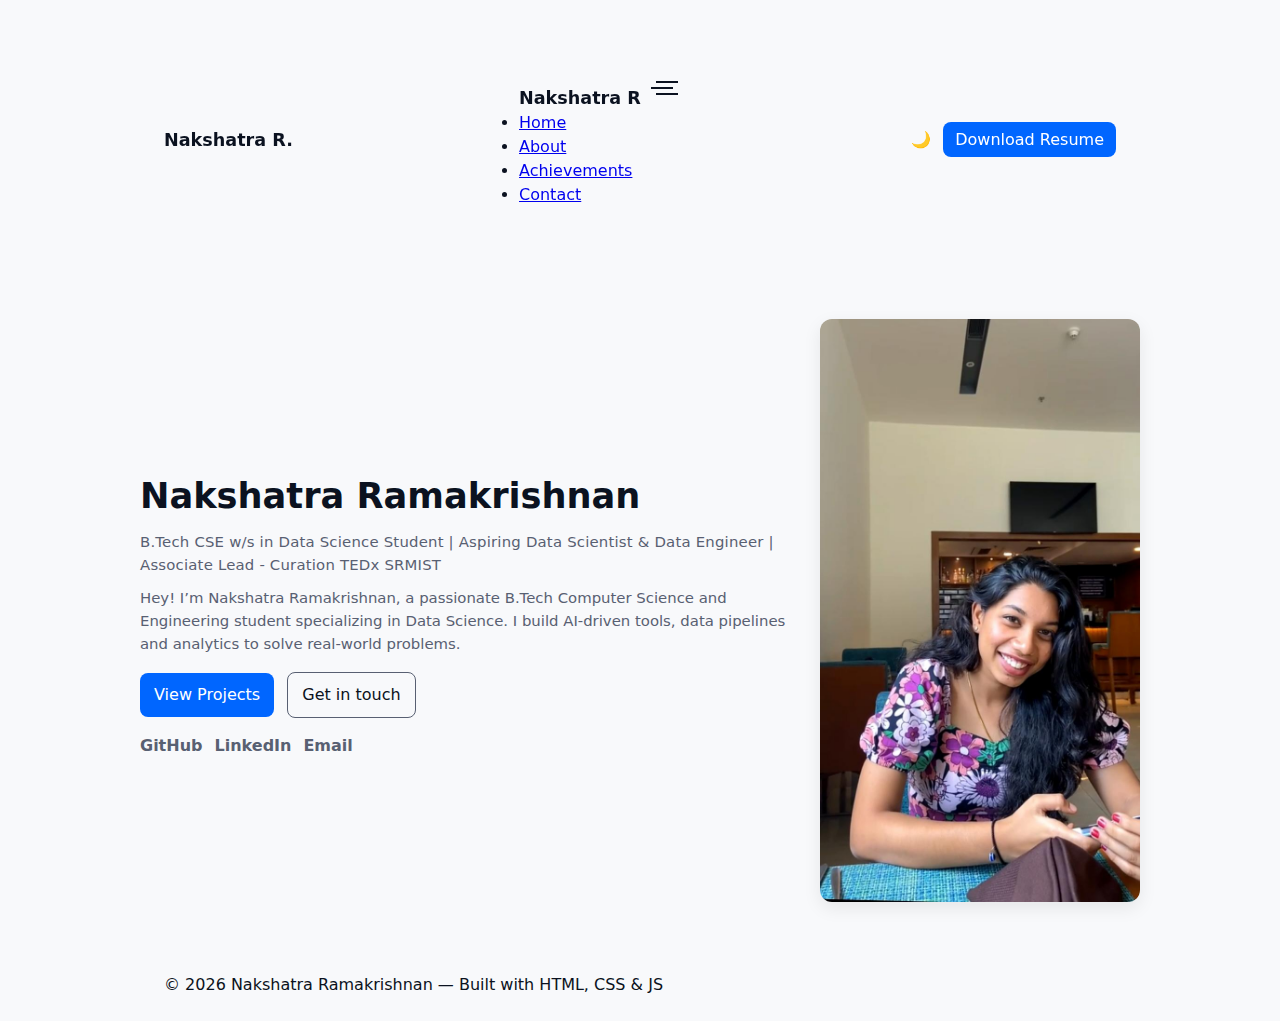
<file: index.html>
<!doctype html>
<html lang="en">
<head>
  <meta charset="utf-8">
  <meta name="viewport" content="width=device-width,initial-scale=1">
  <title>Nakshatra Ramakrishnan — Home</title>
  <link rel="stylesheet" href="css/style.css">
</head>
<body>
  <header class="site-header">
    <div class="container nav-row">
      <a class="brand" href="index.html">Nakshatra R.</a>
      <header class="site-header">
  <div class="container header-inner">
    <a class="brand" href="index.html">Nakshatra R</a>

    <button id="navToggle" class="nav-toggle" aria-expanded="false" aria-controls="mainNav" aria-label="Open menu">
      <span class="hamburger"></span>
    </button>

    <nav id="mainNav" class="main-nav" aria-hidden="true">
      <ul>
        <li><a href="index.html">Home</a></li>
        <li><a href="about.html">About</a></li>
        <li><a href="achievements.html">Achievements</a></li>
        <li><a href="contact.html">Contact</a></li>
      </ul>
    </nav>
  </div>
</header>

      <div class="controls">
        <button id="theme-toggle" aria-label="Toggle dark mode">🌙</button>
        <a class="resume-btn" href="assets/resume.pdf" download>Download Resume</a>
      </div>
    </div>
  </header>

  <main class="container home-hero">
    <div class="hero-content">
      <h1>Nakshatra Ramakrishnan</h1>
      <p class="tagline">B.Tech CSE w/s in Data Science Student | Aspiring Data Scientist & Data Engineer | Associate Lead - Curation TEDx SRMIST</p>
      <p class="lead">Hey! I’m Nakshatra Ramakrishnan, a passionate B.Tech Computer Science and Engineering student specializing in Data Science. I build AI-driven tools, data pipelines and analytics to solve real-world problems.</p>

      <div class="hero-actions">
        <a class="cta" href="projects.html">View Projects</a>
        <a class="cta ghost" href="contact.html">Get in touch</a>
      </div>

      <ul class="social-inline">
        <li><a href="https://github.com/nakshatra016" target="_blank" rel="noopener">GitHub</a></li>
        <li><a href="https://www.linkedin.com/in/nakshatra-r-08a01423b/" target="_blank" rel="noopener">LinkedIn</a></li>
        <li><a href="mailto:nakshatraramki16@gmail.com">Email</a></li>
      </ul>
    </div>
    <aside class="hero-img">
      <img src="assets/profile.jpg" alt="Nakshatra profile image" onerror="this.style.display='none'">
    </aside>
  </main>

  <footer class="site-footer">
    <div class="container">© <span id="year"></span> Nakshatra Ramakrishnan — Built with HTML, CSS & JS</div>
  </footer>

  <script src="js/script.js"></script>
</body>
</html>
</file>
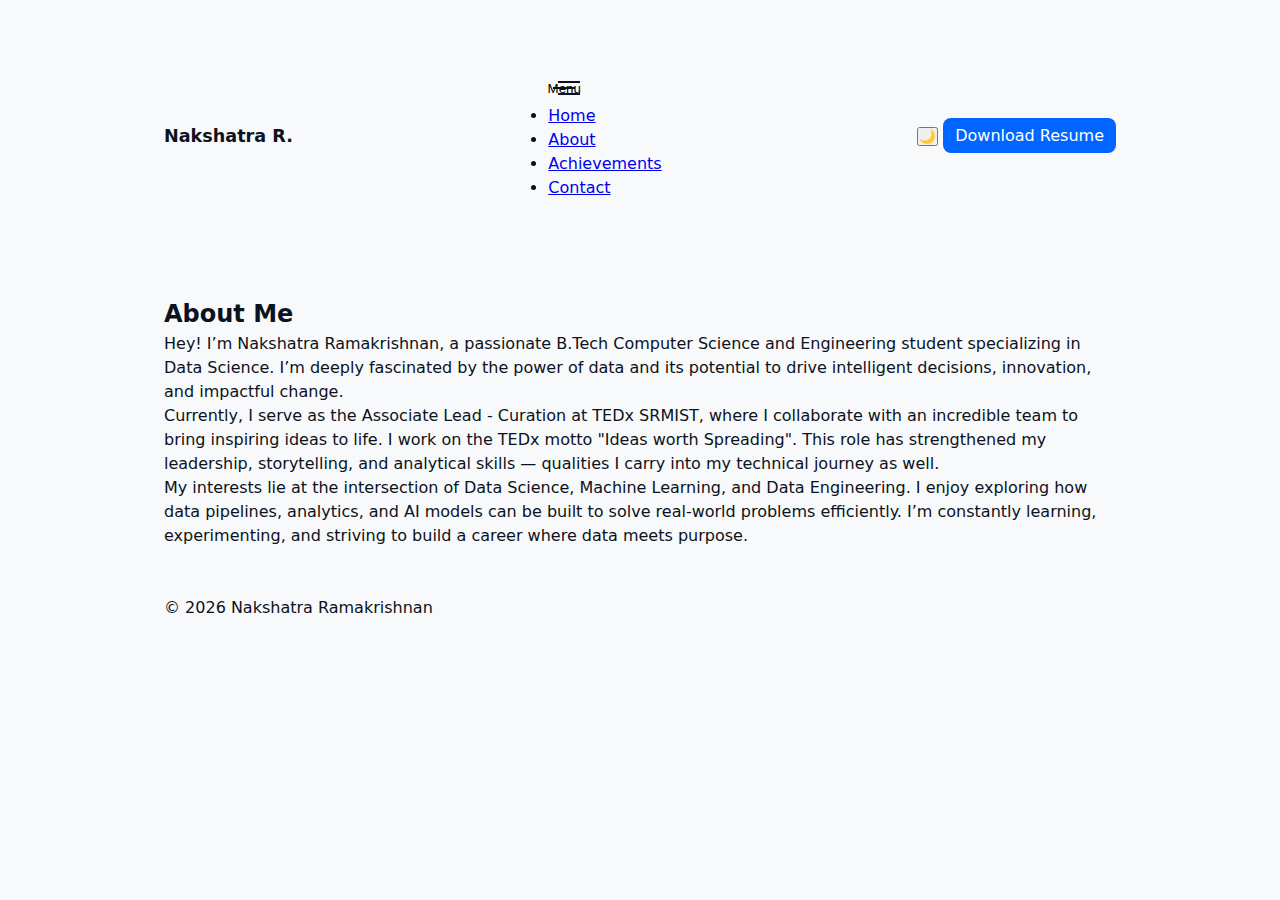
<file: about.html>
<!doctype html>
<html lang="en">
<head>
  <meta charset="utf-8">
  <meta name="viewport" content="width=device-width,initial-scale=1">
  <title>About — Nakshatra Ramakrishnan</title>
  <link rel="stylesheet" href="css/style.css">
</head>
<body>
  <header class="site-header">
    <div class="container nav-row">
      <a class="brand" href="index.html">Nakshatra R.</a>
      <header class="site-header">
  <div class="container header-inner">
    <!-- Left-corner menu button -->
<button id="navToggle" class="nav-toggle" aria-expanded="false" aria-controls="mainNav" aria-label="Open menu">
  <span class="hamburger"></span>
  <span class="menu-text">Menu</span>
</button>


    <nav id="mainNav" class="main-nav" aria-hidden="true">
      <ul>
        <li><a href="index.html">Home</a></li>
        <li><a href="about.html">About</a></li>
        <li><a href="achievements.html">Achievements</a></li>
        <li><a href="contact.html">Contact</a></li>
      </ul>
    </nav>
  </div>
</header>

      <div class="controls">
        <button id="theme-toggle-2" aria-label="Toggle dark mode">🌙</button>
        <a class="resume-btn" href="assets/resume.pdf" download>Download Resume</a>
      </div>
    </div>
  </header>

  <main class="container page">
    <h2>About Me</h2>
    <section class="about">
      <p>Hey! I’m Nakshatra Ramakrishnan, a passionate B.Tech Computer Science and Engineering student specializing in Data Science. I’m deeply fascinated by the power of data and its potential to drive intelligent decisions, innovation, and impactful change.</p>

      <p>Currently, I serve as the Associate Lead - Curation at TEDx SRMIST, where I collaborate with an incredible team to bring inspiring ideas to life. I work on the TEDx motto "Ideas worth Spreading". This role has strengthened my leadership, storytelling, and analytical skills — qualities I carry into my technical journey as well.</p>

      <p>My interests lie at the intersection of Data Science, Machine Learning, and Data Engineering. I enjoy exploring how data pipelines, analytics, and AI models can be built to solve real-world problems efficiently. I’m constantly learning, experimenting, and striving to build a career where data meets purpose.</p>
    </section>
  </main>

  <footer class="site-footer">
    <div class="container">© <span id="year-2"></span> Nakshatra Ramakrishnan</div>
  </footer>

  <script src="js/script.js"></script>
</body>
</html>
</file>
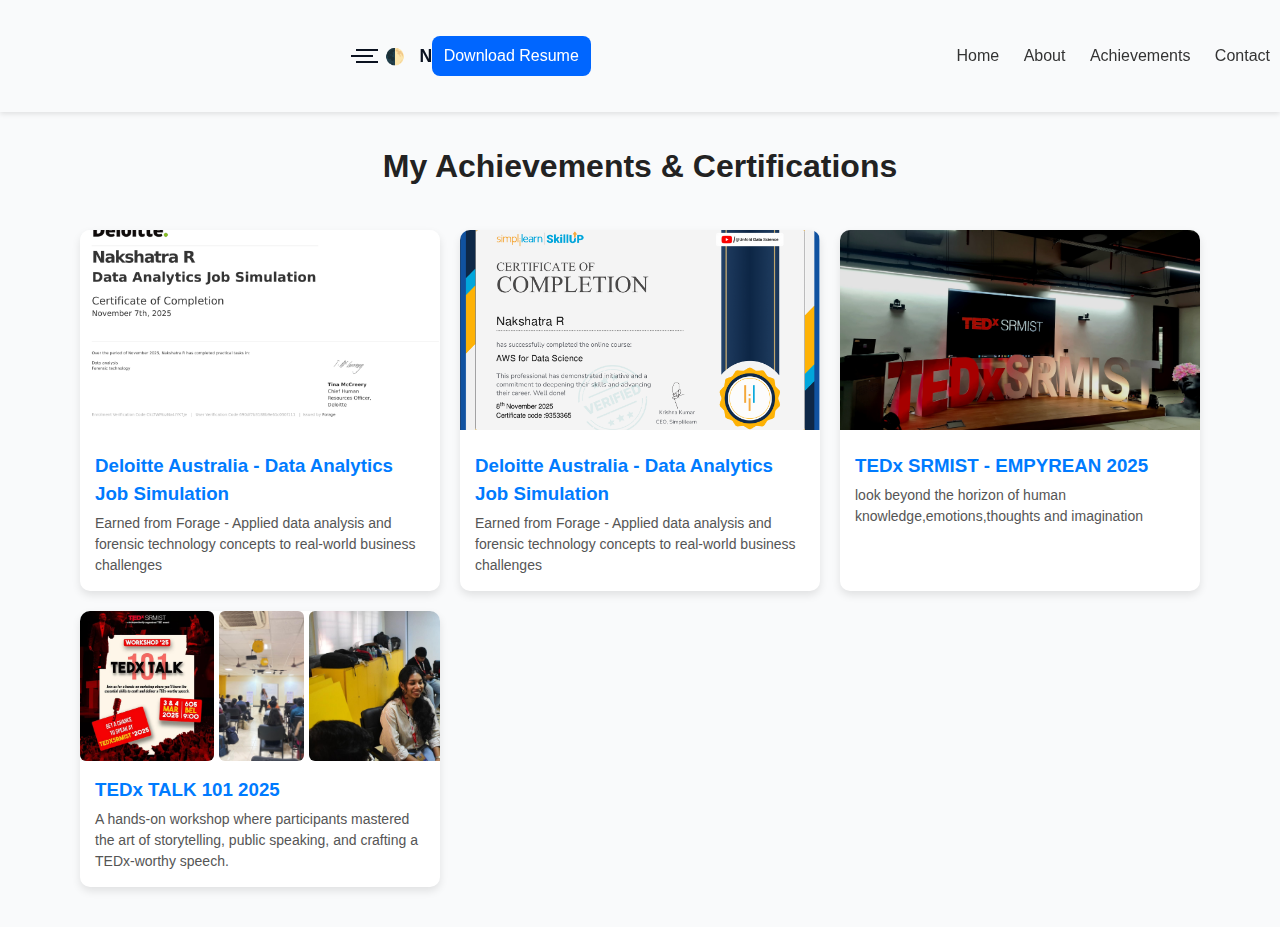
<file: achievements.html>
<!DOCTYPE html>
<html lang="en">
<head>
  <meta charset="UTF-8" />
  <meta name="viewport" content="width=device-width, initial-scale=1.0" />
  <title>Achievements | Nakshatra R.</title>
  <link rel="stylesheet" href="./css/style.css" />
  <style>
    body {
      font-family: "Poppins", sans-serif;
      background-color: #f9fafb;
      color: #222;
      margin: 0;
      padding: 0;
    }
    header {
      background: #fff;
      padding: 1rem 2rem;
      display: flex;
      justify-content: space-between;
      align-items: center;
      box-shadow: 0 2px 5px rgba(0,0,0,0.1);
    }
    header a {
      text-decoration: none;
      color: #333;
      margin: 0 10px;
      font-weight: 500;
    }
    header a:hover {
      color: #007bff;
    }
    h1 {
      text-align: center;
      margin-top: 30px;
      color: #222;
    }
    .gallery {
      display: grid;
      grid-template-columns: repeat(auto-fit, minmax(280px, 1fr));
      gap: 20px;
      padding: 40px;
      max-width: 1200px;
      margin: auto;
    }
    .card {
      background: #fff;
      border-radius: 10px;
      box-shadow: 0 4px 8px rgba(0,0,0,0.1);
      overflow: hidden;
      transition: 0.3s ease-in-out;
    }
    .card:hover {
      transform: translateY(-5px);
    }
    .card img {
      width: 100%;
      height: 200px;
      object-fit: cover;
    }
    .card-content {
      padding: 15px;
    }
    .card-content h3 {
      margin: 0;
      color: #007bff;
    }
    .mini-gallery {
  display: flex;
  gap: 5px;
  overflow-x: auto;
}

.mini-gallery img {
  width: 100%;
  height: 150px;
  object-fit: cover;
  border-radius: 6px;
}

    .card-content p {
      color: #555;
      font-size: 14px;
      margin-top: 5px;
    }
  </style>
</head>
<body>
  <header class="site-header">
  <div class="container nav-row">
    <!-- LEFT: Hamburger -->
    <div class="nav-left">
      <button id="navToggle" class="nav-toggle" aria-expanded="false" aria-controls="mainNav" aria-label="Open menu">
        <span class="hamburger"></span>
      </button>
    </div>

    <!-- CENTER: Brand -->
    <div class="nav-center">
      <a href="index.html" class="brand">Nakshatra R.</a>
    </div>

    <!-- RIGHT: Theme + Resume -->
    <div class="nav-right">
      <button id="theme-toggle" aria-label="Toggle theme">🌓</button>
      <a href="resume.pdf" class="resume-btn" target="_blank" rel="noopener noreferrer">Download Resume</a>
    </div>
  </div>

  <!-- SLIDE-IN MENU -->
  <nav id="mainNav" aria-hidden="true">
    <a href="index.html">Home</a>
    <a href="about.html">About</a>
    <a href="achievements.html">Achievements</a>
    <a href="contact.html">Contact</a>
  </nav>
</header>

  <h1>My Achievements & Certifications</h1>

  <section class="gallery">
    <div class="card">
      <img src="assets/cert1.png" alt="Certification 1" />
      <div class="card-content">
        <h3>Deloitte Australia - Data Analytics Job	Simulation</h3>
        <p>Earned from Forage - Applied data analysis and forensic technology concepts to real-world business challenges</p>
      </div>
    </div>
    <div class="card">
      <img src="assets/cert2.png" alt="Certification 1" />
      <div class="card-content">
        <h3>Deloitte Australia - Data Analytics Job	Simulation</h3>
        <p>Earned from Forage - Applied data analysis and forensic technology concepts to real-world business challenges</p>
      </div>
    </div>

    <div class="card">
      <img src="assets/empyreantedx.jpg" alt="Event 1" />
      <div class="card-content">
        <h3>TEDx SRMIST - EMPYREAN 2025</h3>
        <p>look beyond the horizon of human knowledge,emotions,thoughts and imagination</p>
      </div>
    </div>
    <div class="card">
  <div class="mini-gallery">
    <img src="assets/tedxtalk101.jpg" alt="TEDx TALK 101" />
    <img src="assets/tedxtalk1.jpg" alt="TEDx TALK 101" />
    <img src="assets/tedxtalk2.jpg" alt="TEDx TALK 101" />
  </div>
  <div class="card-content">
    <h3>TEDx TALK 101 2025</h3>
    <p>A hands-on workshop where participants mastered the art of storytelling, public speaking, and crafting a TEDx-worthy speech.</p>
  </div>
</div>
  </section>
  <script>
  // Create a popup overlay dynamically
  const overlay = document.createElement('div');
  overlay.style.position = 'fixed';
  overlay.style.top = 0;
  overlay.style.left = 0;
  overlay.style.width = '100%';
  overlay.style.height = '100%';
  overlay.style.background = 'rgba(0,0,0,0.9)';
  overlay.style.display = 'flex';
  overlay.style.justifyContent = 'center';
  overlay.style.alignItems = 'center';
  overlay.style.visibility = 'hidden';
  overlay.style.opacity = 0;
  overlay.style.transition = 'opacity 0.3s ease';
  overlay.style.zIndex = '1000';

  const popupImg = document.createElement('img');
  popupImg.style.maxWidth = '90%';
  popupImg.style.maxHeight = '90%';
  popupImg.style.borderRadius = '10px';
  popupImg.style.boxShadow = '0 0 20px rgba(255,255,255,0.2)';
  overlay.appendChild(popupImg);
  document.body.appendChild(overlay);

  // Show popup on click
  document.querySelectorAll('.card img').forEach(img => {
    img.style.cursor = 'pointer';
    img.addEventListener('click', () => {
      popupImg.src = img.src;
      overlay.style.visibility = 'visible';
      overlay.style.opacity = 1;
    });
  });

  // Close popup when clicking outside the image
  overlay.addEventListener('click', e => {
    if (e.target !== popupImg) {
      overlay.style.opacity = 0;
      setTimeout(() => {
        overlay.style.visibility = 'hidden';
      }, 300);
    }
  });
</script>


</body>
</html>
</file>
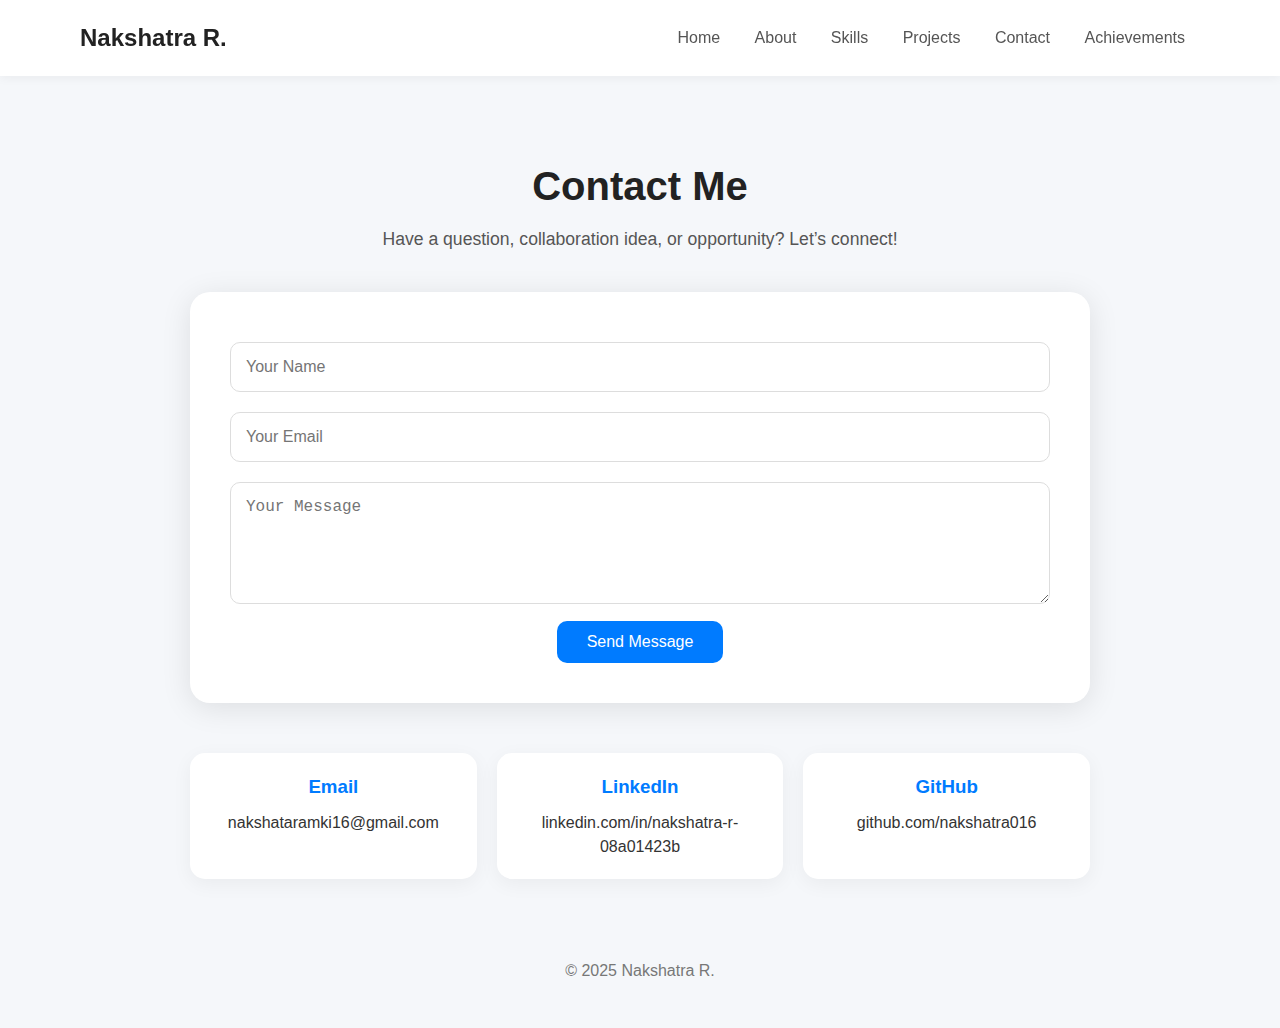
<file: contact.html>
<!DOCTYPE html>
<html lang="en">
<head>
  <meta charset="UTF-8">
  <meta name="viewport" content="width=device-width, initial-scale=1.0">
  <title>Contact — Nakshatra R.</title>
  <link rel="stylesheet" href="./css/style.css">
  <style>
    body {
      font-family: "Poppins", sans-serif;
      background: #f5f7fa;
      margin: 0;
      padding: 0;
    }

    header {
      display: flex;
      justify-content: space-between;
      align-items: center;
      padding: 20px 80px;
      background: white;
      box-shadow: 0 2px 10px rgba(0,0,0,0.05);
      position: sticky;
      top: 0;
    }

    header h2 {
      font-size: 24px;
      color: #222;
    }

    nav a {
      margin: 0 15px;
      color: #555;
      text-decoration: none;
      font-weight: 500;
    }

    nav a:hover {
      color: #007bff;
    }

    .contact-section {
      max-width: 900px;
      margin: 80px auto;
      text-align: center;
    }

    .contact-section h1 {
      font-size: 2.5rem;
      color: #222;
      margin-bottom: 10px;
    }

    .contact-section p {
      color: #555;
      margin-bottom: 40px;
      font-size: 1.1rem;
    }

    .contact-container {
      display: flex;
      flex-wrap: wrap;
      justify-content: space-between;
      gap: 20px;
    }

    .contact-card {
      flex: 1 1 250px;
      background: white;
      border-radius: 15px;
      padding: 20px;
      box-shadow: 0 5px 20px rgba(0,0,0,0.05);
      transition: transform 0.2s ease, box-shadow 0.2s ease;
    }

    .contact-card:hover {
      transform: translateY(-5px);
      box-shadow: 0 8px 25px rgba(0,0,0,0.1);
    }

    .contact-card h3 {
      color: #007bff;
      margin-bottom: 10px;
    }

    .contact-card a {
      color: #333;
      text-decoration: none;
      font-weight: 500;
    }

    .contact-form {
      background: white;
      padding: 40px;
      border-radius: 20px;
      box-shadow: 0 5px 30px rgba(0,0,0,0.1);
      margin-bottom: 50px;
    }

    .contact-form input, .contact-form textarea {
      width: 100%;
      padding: 15px;
      margin: 10px 0;
      border: 1px solid #ddd;
      border-radius: 10px;
      font-size: 1rem;
      outline: none;
      transition: border 0.2s ease;
    }

    .contact-form input:focus, .contact-form textarea:focus {
      border-color: #007bff;
    }

    .contact-form button {
      background: #007bff;
      color: white;
      border: none;
      padding: 12px 30px;
      border-radius: 10px;
      font-size: 1rem;
      cursor: pointer;
      transition: background 0.3s ease;
    }

    .contact-form button:hover {
      background: #0056b3;
    }

    footer {
      text-align: center;
      margin: 40px 0;
      color: #777;
    }

    @media (max-width: 768px) {
      header {
        flex-direction: column;
        padding: 20px;
      }
      .contact-container {
        flex-direction: column;
        align-items: center;
      }
      .contact-form {
        padding: 30px 20px;
      }
    }
  </style>
</head>
<body>

  <header>
    <h2>Nakshatra R.</h2>
    <nav>
      <a href="index.html">Home</a>
      <a href="about.html">About</a>
      <a href="skills.html">Skills</a>
      <a href="projects.html">Projects</a>
      <a href="contact.html">Contact</a>
      <a href="achievements.html">Achievements</a>

    </nav>
  </header>

  <section class="contact-section">
    <h1>Contact Me</h1>
    <p>Have a question, collaboration idea, or opportunity? Let’s connect!</p>

    <div class="contact-form">
      <form action="https://formspree.io/f/xjkjbgoe" method="POST">
        <input type="text" name="name" placeholder="Your Name" required>
        <input type="email" name="_replyto" placeholder="Your Email" required>
        <textarea name="message" rows="5" placeholder="Your Message" required></textarea>
        <button type="submit">Send Message</button>
      </form>
    </div>

    <div class="contact-container">
      <div class="contact-card">
        <h3>Email</h3>
        <a href="mailto:nakshataramki16@gmail.com">nakshataramki16@gmail.com</a>
      </div>
      <div class="contact-card">
        <h3>LinkedIn</h3>
        <a href="https://www.linkedin.com/in/nakshatra-r-08a01423b/">linkedin.com/in/nakshatra-r-08a01423b</a>
      </div>
      <div class="contact-card">
        <h3>GitHub</h3>
        <a href="https://github.com/nakshatra016">github.com/nakshatra016</a>
      </div>
    </div>
  </section>

  <footer>© 2025 Nakshatra R.</footer>

</body>
</html>
</file>
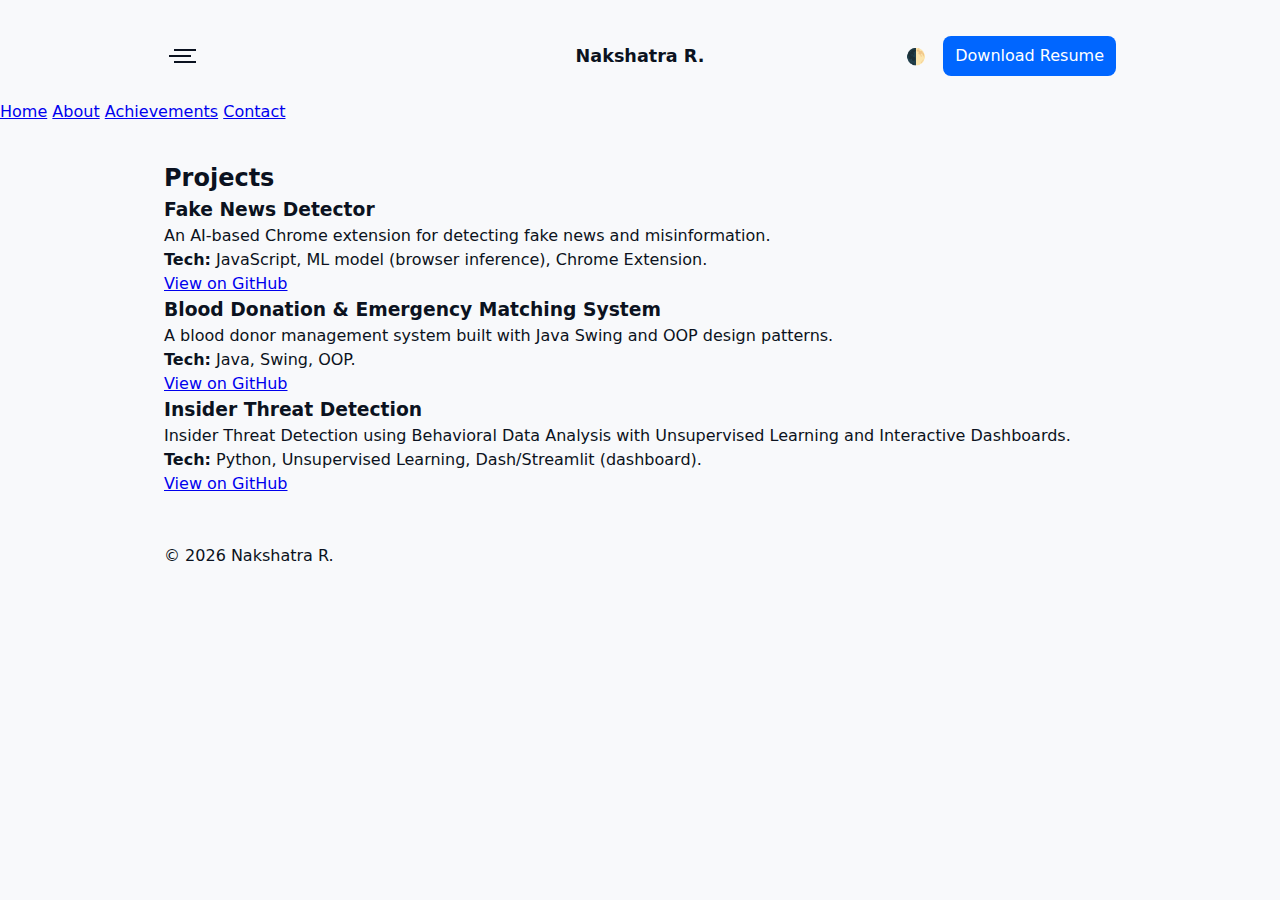
<file: projects.html>
<!doctype html>
<html lang="en">
<head>
  <meta charset="utf-8">
  <meta name="viewport" content="width=device-width,initial-scale=1">
  <title>Projects — Nakshatra Ramakrishnan</title>
  <link rel="stylesheet" href="css/style.css">
</head>
<body>
  <header class="site-header">
  <div class="container nav-row">
    <!-- LEFT: Hamburger -->
    <div class="nav-left">
      <button id="navToggle" class="nav-toggle" aria-expanded="false" aria-controls="mainNav" aria-label="Open menu">
        <span class="hamburger"></span>
      </button>
    </div>

    <!-- CENTER: Brand -->
    <div class="nav-center">
      <a href="index.html" class="brand">Nakshatra R.</a>
    </div>

    <!-- RIGHT: Theme + Resume -->
    <div class="nav-right">
      <button id="theme-toggle" aria-label="Toggle theme">🌓</button>
      <a href="resume.pdf" class="resume-btn" target="_blank" rel="noopener noreferrer">Download Resume</a>
    </div>
  </div>

  <!-- SLIDE-IN MENU -->
  <nav id="mainNav" aria-hidden="true">
    <a href="index.html">Home</a>
    <a href="about.html">About</a>
    <a href="achievements.html">Achievements</a>
    <a href="contact.html">Contact</a>
  </nav>
</header>

  <main class="container page">
    <h2>Projects</h2>

    <section class="projects-list">
      <article class="project">
        <h3>Fake News Detector</h3>
        <p>An AI-based Chrome extension for detecting fake news and misinformation.</p>
        <p><strong>Tech:</strong> JavaScript, ML model (browser inference), Chrome Extension.</p>
        <p><a href="https://github.com/nakshatra016/fake-news-detector" target="_blank">View on GitHub</a></p>
      </article>

      <article class="project">
        <h3>Blood Donation & Emergency Matching System</h3>
        <p>A blood donor management system built with Java Swing and OOP design patterns.</p>
        <p><strong>Tech:</strong> Java, Swing, OOP.</p>
        <p><a href="https://github.com/nakshatra016/Blood-Donation-System-Java" target="_blank">View on GitHub</a></p>
      </article>

      <article class="project">
        <h3>Insider Threat Detection</h3>
        <p>Insider Threat Detection using Behavioral Data Analysis with Unsupervised Learning and Interactive Dashboards.</p>
        <p><strong>Tech:</strong> Python, Unsupervised Learning, Dash/Streamlit (dashboard).</p>
        <p><a href="https://github.com/nakshatra016/Insider-Threat-Detection" target="_blank">View on GitHub</a></p>
      </article>
    </section>
  </main>

  <footer class="site-footer">
    <div class="container">© <span id="year-4"></span> Nakshatra R.</div>
  </footer>

  <script src="js/script.js"></script>
</body>
</html>
</file>
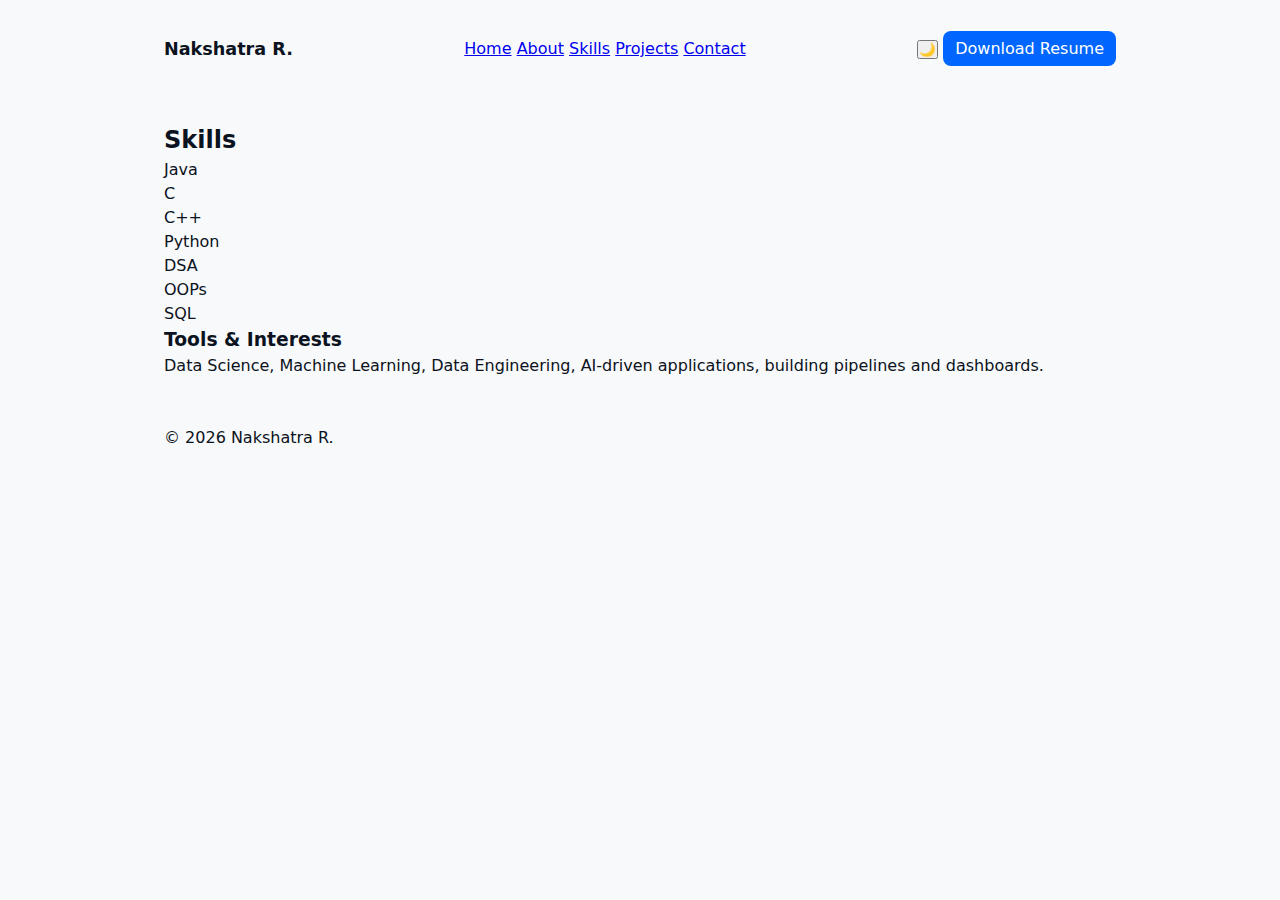
<file: skills.html>
<!doctype html>
<html lang="en">
<head>
  <meta charset="utf-8">
  <meta name="viewport" content="width=device-width,initial-scale=1">
  <title>Skills — Nakshatra Ramakrishnan</title>
  <link rel="stylesheet" href="css/style.css">
</head>
<body>
  <header class="site-header">
    <div class="container nav-row">
      <a class="brand" href="index.html">Nakshatra R.</a>
      <nav>
        <a href="index.html">Home</a>
        <a href="about.html">About</a>
        <a href="skills.html">Skills</a>
        <a href="projects.html">Projects</a>
        <a href="contact.html">Contact</a>
      </nav>
      <div class="controls">
        <button id="theme-toggle-3" aria-label="Toggle dark mode">🌙</button>
        <a class="resume-btn" href="assets/resume.pdf" download>Download Resume</a>
      </div>
    </div>
  </header>

  <main class="container page">
    <h2>Skills</h2>
    <section class="skills-grid">
      <div class="skill">Java</div>
      <div class="skill">C</div>
      <div class="skill">C++</div>
      <div class="skill">Python</div>
      <div class="skill">DSA</div>
      <div class="skill">OOPs</div>
      <div class="skill">SQL</div>
    </section>

    <section class="skills-note">
      <h3>Tools & Interests</h3>
      <p>Data Science, Machine Learning, Data Engineering, AI-driven applications, building pipelines and dashboards.</p>
    </section>
  </main>

  <footer class="site-footer">
    <div class="container">© <span id="year-3"></span> Nakshatra R.</div>
  </footer>

  <script src="js/script.js"></script>
</body>
</html>
</file>
<file: css/style.css>
/* ============================================================
   BASE THEME COLORS & TYPOGRAPHY
   ============================================================ */
:root {
  --bg: #f8f9fb;
  --card: #ffffff;
  --text: #0b1220;
  --muted: #586072;
  --accent: #0066ff;
}
body.dark {
  --bg: #0b1220;
  --card: #0f1724;
  --text: #e6eef8;
  --muted: #9aa6bd;
  --accent: #4ea8ff;
}

* {
  box-sizing: border-box;
  margin: 0;
  padding: 0;
}

body {
  font-family: Inter, system-ui, Arial, Helvetica, sans-serif;
  background: var(--bg);
  color: var(--text);
  line-height: 1.5;
  margin: 0;
}

.container {
  max-width: 1000px;
  margin: 0 auto;
  padding: 24px;
}

/* ============================================================
   HEADER LAYOUT
   ============================================================ */
.site-header {
  background: transparent;
  padding: 12px 0;
  position: sticky;
  top: 0;
  z-index: 1000;
}

.nav-row {
  display: flex;
  align-items: center;
  justify-content: space-between;
  position: relative;
}

/* LEFT: Hamburger */
.nav-left {
  display: flex;
  align-items: center;
}
.nav-toggle {
  display: inline-flex;
  align-items: center;
  justify-content: center;
  background: transparent;
  border: none;
  cursor: pointer;
  width: 32px;
  height: 32px;
  position: relative;
  z-index: 10001;
}
.hamburger,
.hamburger::before,
.hamburger::after {
  content: "";
  background: var(--text);
  position: absolute;
  height: 2px;
  width: 22px;
  left: 5px;
  transition: all 0.25s ease;
}
.hamburger::before { top: -6px; }
.hamburger::after { top: 6px; }

/* Hamburger transforms into X */
#navToggle[aria-expanded="true"] .hamburger {
  background: transparent;
}
#navToggle[aria-expanded="true"] .hamburger::before {
  transform: rotate(45deg);
  top: 0;
}
#navToggle[aria-expanded="true"] .hamburger::after {
  transform: rotate(-45deg);
  top: 0;
}

/* CENTER: Brand */
.nav-center {
  position: absolute;
  left: 50%;
  transform: translateX(-50%);
  text-align: center;
}
.brand {
  font-weight: 700;
  font-size: 1.1rem;
  text-decoration: none;
  color: var(--text);
}

/* RIGHT: Controls */
.nav-right {
  display: flex;
  align-items: center;
  gap: 10px;
  z-index: 10001;
}
#theme-toggle {
  background: transparent;
  border: 1px solid transparent;
  padding: 6px;
  border-radius: 8px;
  cursor: pointer;
  font-size: 1rem;
}
.resume-btn {
  background: var(--accent);
  color: white;
  padding: 8px 12px;
  border-radius: 8px;
  text-decoration: none;
  transition: opacity 0.2s ease;
}
.resume-btn:hover { opacity: 0.9; }

/* ============================================================
   MOBILE MENU (Slide-in)
   ============================================================ */
@media (max-width: 900px) {
  #mainNav {
    position: fixed;
    top: 64px;
    right: 0;
    background: var(--card);
    width: 70%;
    max-width: 320px;
    height: calc(100% - 64px);
    box-shadow: -6px 0 14px rgba(0, 0, 0, 0.1);
    transform: translateX(100%);
    transition: transform 0.3s ease;
    display: flex;
    flex-direction: column;
    gap: 12px;
    padding: 20px;
    z-index: 9999;
  }
  #mainNav.open { transform: translateX(0); }

  #mainNav a {
    color: var(--text);
    font-weight: 500;
    padding: 10px 0;
    border-bottom: 1px solid rgba(0, 0, 0, 0.05);
    text-decoration: none;
  }
  #mainNav a:last-child { border-bottom: none; }

  body.nav-open { overflow: hidden; }

  .nav-toggle { display: inline-flex; }

  .brand { font-size: 1rem; }
  .resume-btn {
    padding: 6px 10px;
    font-size: 0.85rem;
  }
}

/* ============================================================
   HERO SECTION
   ============================================================ */
.home-hero {
  display: grid;
  grid-template-columns: 1fr 320px;
  gap: 24px;
  align-items: center;
  padding: 40px 0;
}
.hero-content h1 {
  font-size: 2.2rem;
  margin: 0;
}
.tagline {
  color: var(--muted);
  margin: 8px 0;
}
.lead {
  margin: 16px 0;
  color: var(--muted);
}
.hero-actions .cta {
  display: inline-block;
  padding: 10px 14px;
  border-radius: 8px;
  text-decoration: none;
  margin-right: 8px;
}
.cta {
  background: var(--accent);
  color: #fff;
}
.cta.ghost {
  background: transparent;
  border: 1px solid var(--muted);
  color: var(--text);
}

/* Social links under profile image */
.hero-right {
  display: flex;
  flex-direction: column;
  align-items: center;
  gap: 12px;
}
.hero-img img {
  max-width: 100%;
  border-radius: 12px;
  box-shadow: 0 6px 18px rgba(0, 0, 0, 0.08);
}
.social-inline {
  list-style: none;
  padding: 0;
  display: flex;
  gap: 12px;
  margin-top: 16px;
}
.social-inline a {
  text-decoration: none;
  color: var(--muted);
  font-weight: 600;
}

/* Hero text readability */
.hero-content p,
.hero-content .tagline,
.hero-content .lead {
  font-size: 0.93rem;
  line-height: 1.55;
  color: var(--muted);
  max-width: 700px;
}
.hero-content .tagline { font-weight: 500; letter-spacing: 0.2px; }
.hero-content .lead { margin-top: 10px; font-weight: 400; }

@media (max-width: 600px) {
  .home-hero { grid-template-columns: 1fr; }
  .hero-content p,
  .hero-content .tagline,
  .hero-content .lead {
    font-size: 0.88rem;
    line-height: 1.5;
  }
}
</file>
